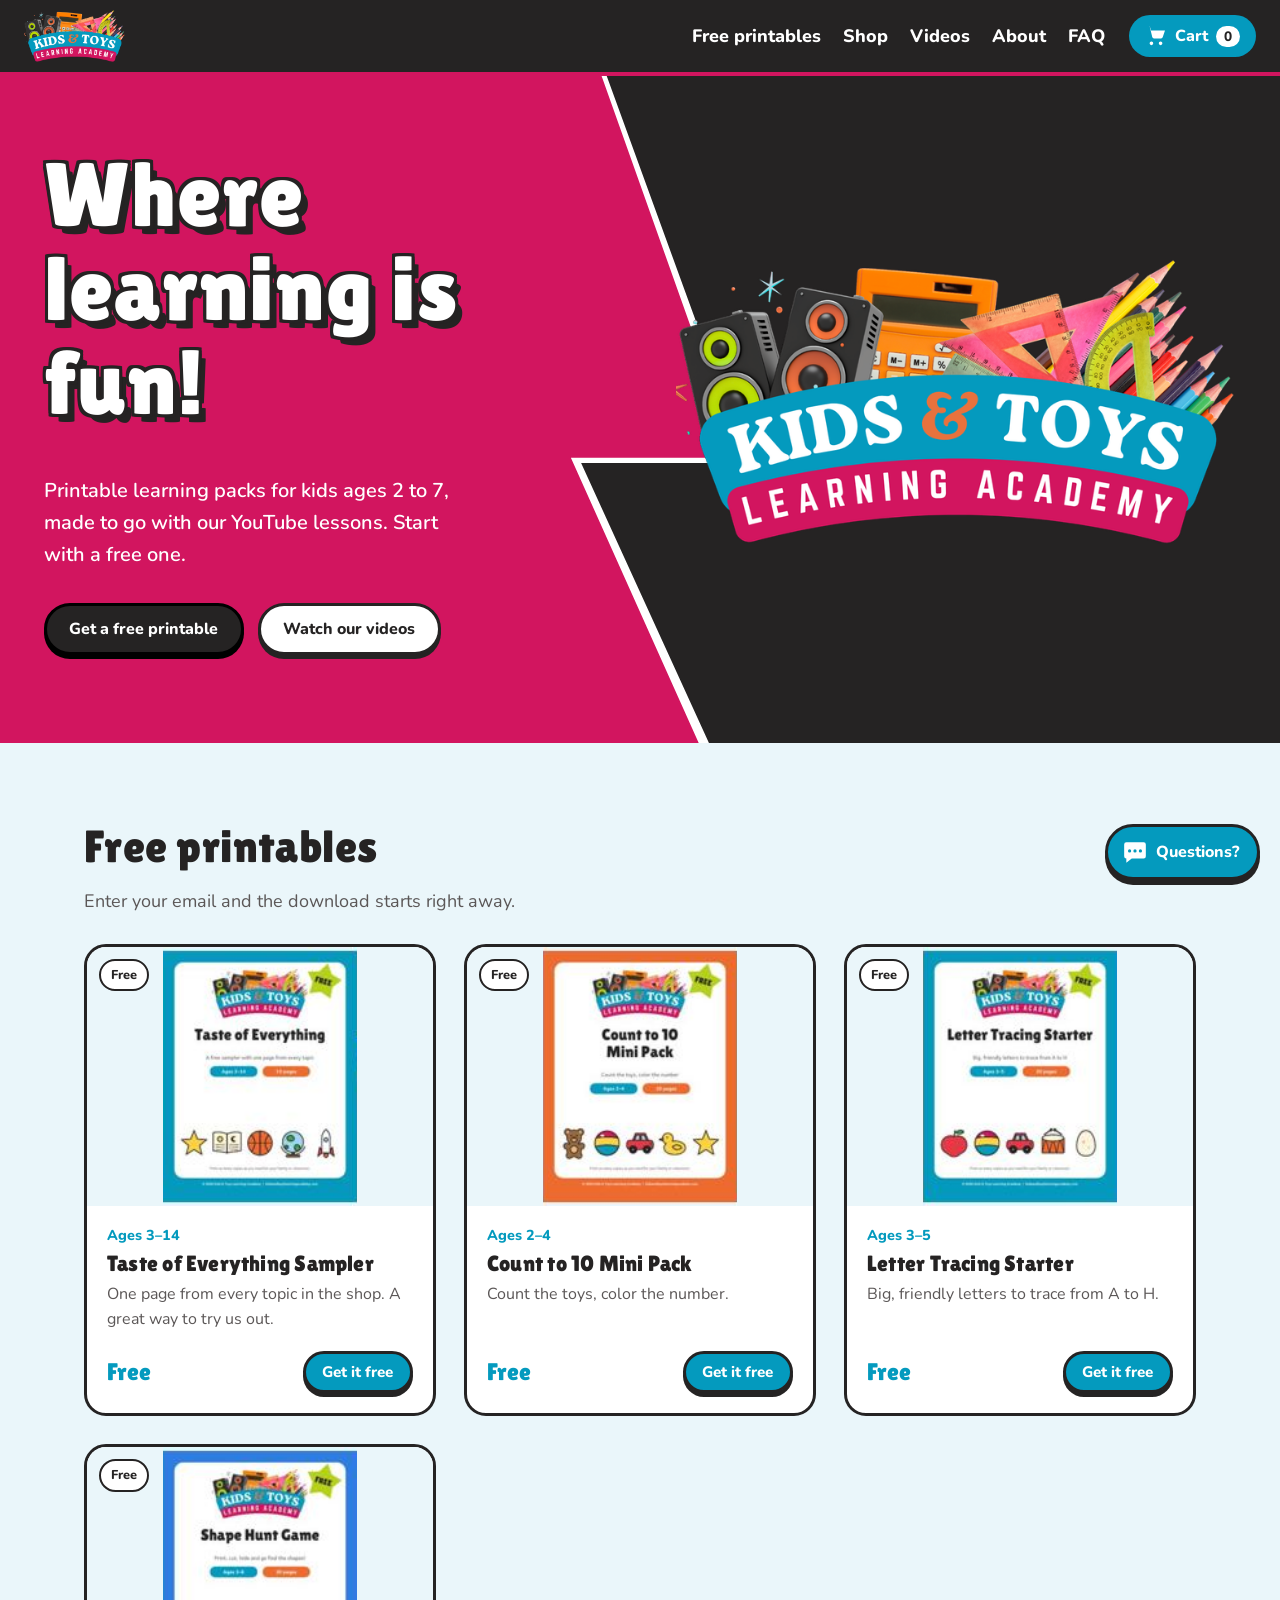
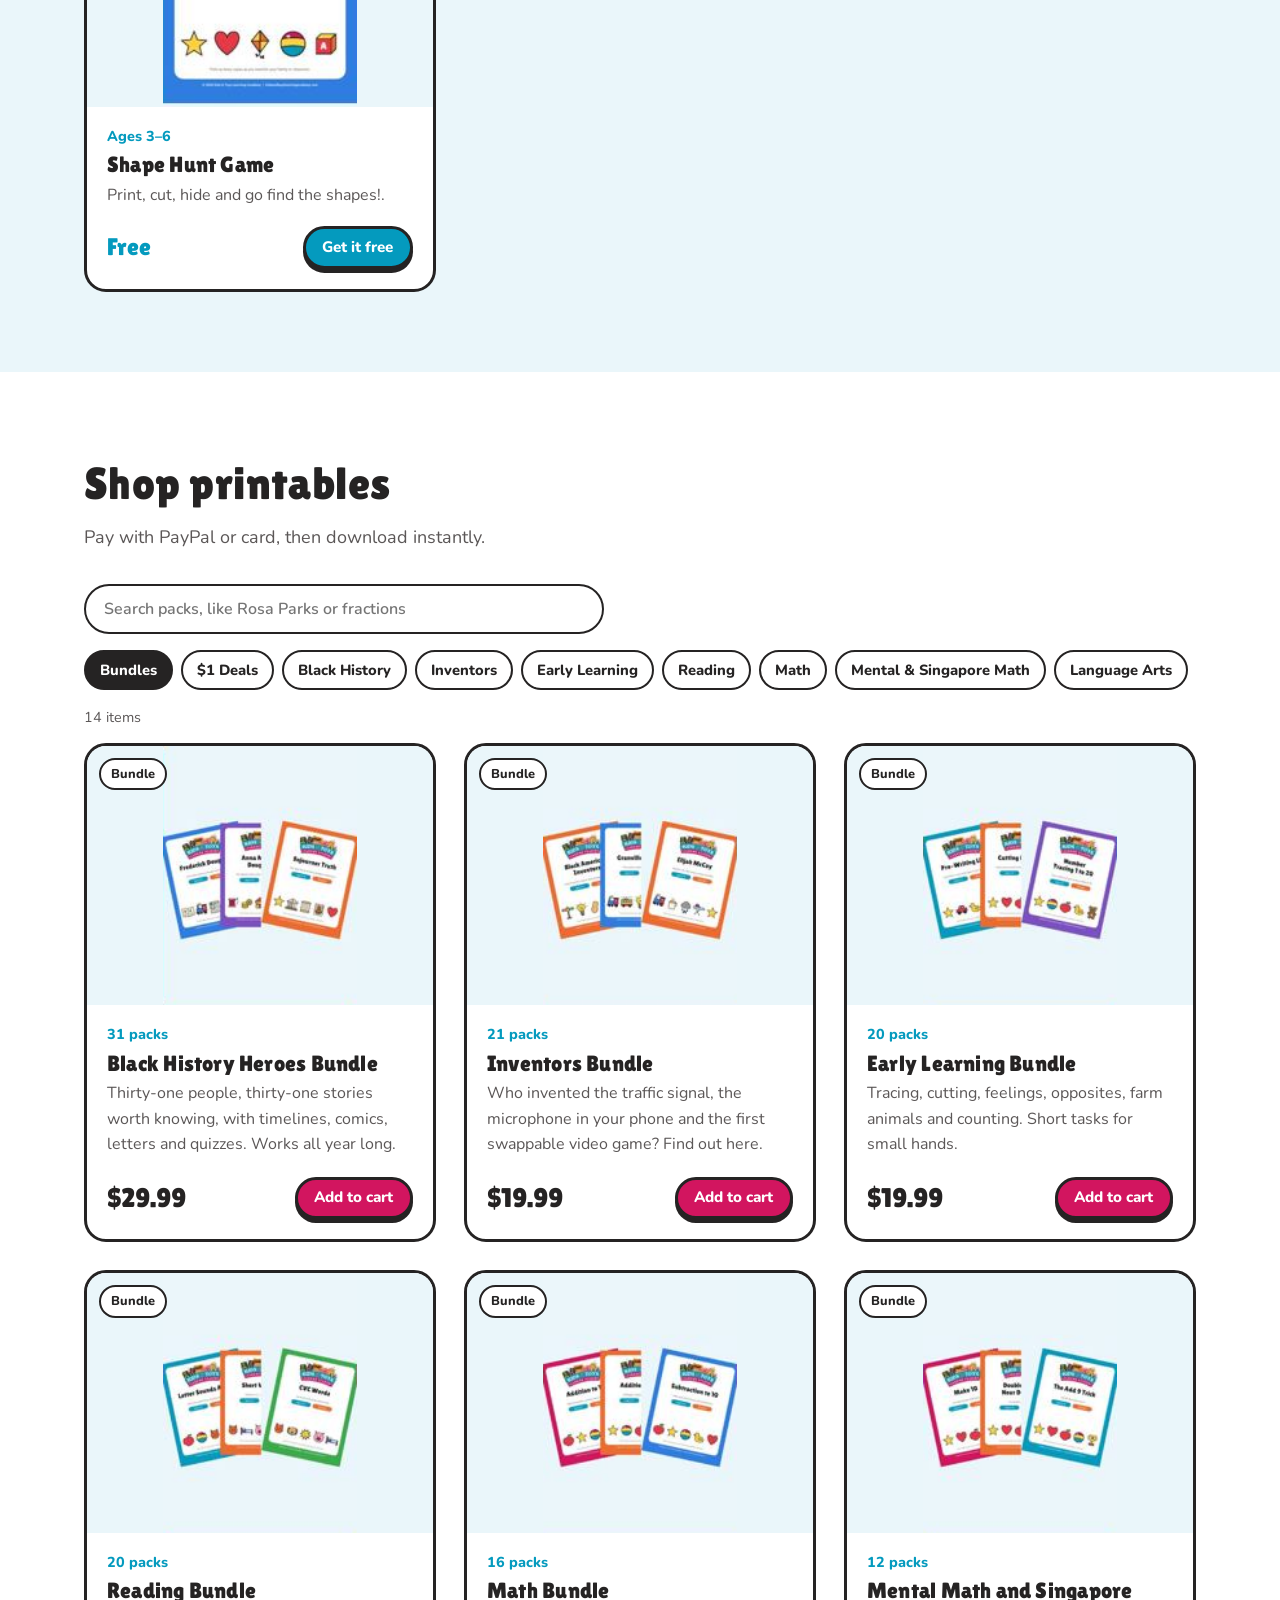
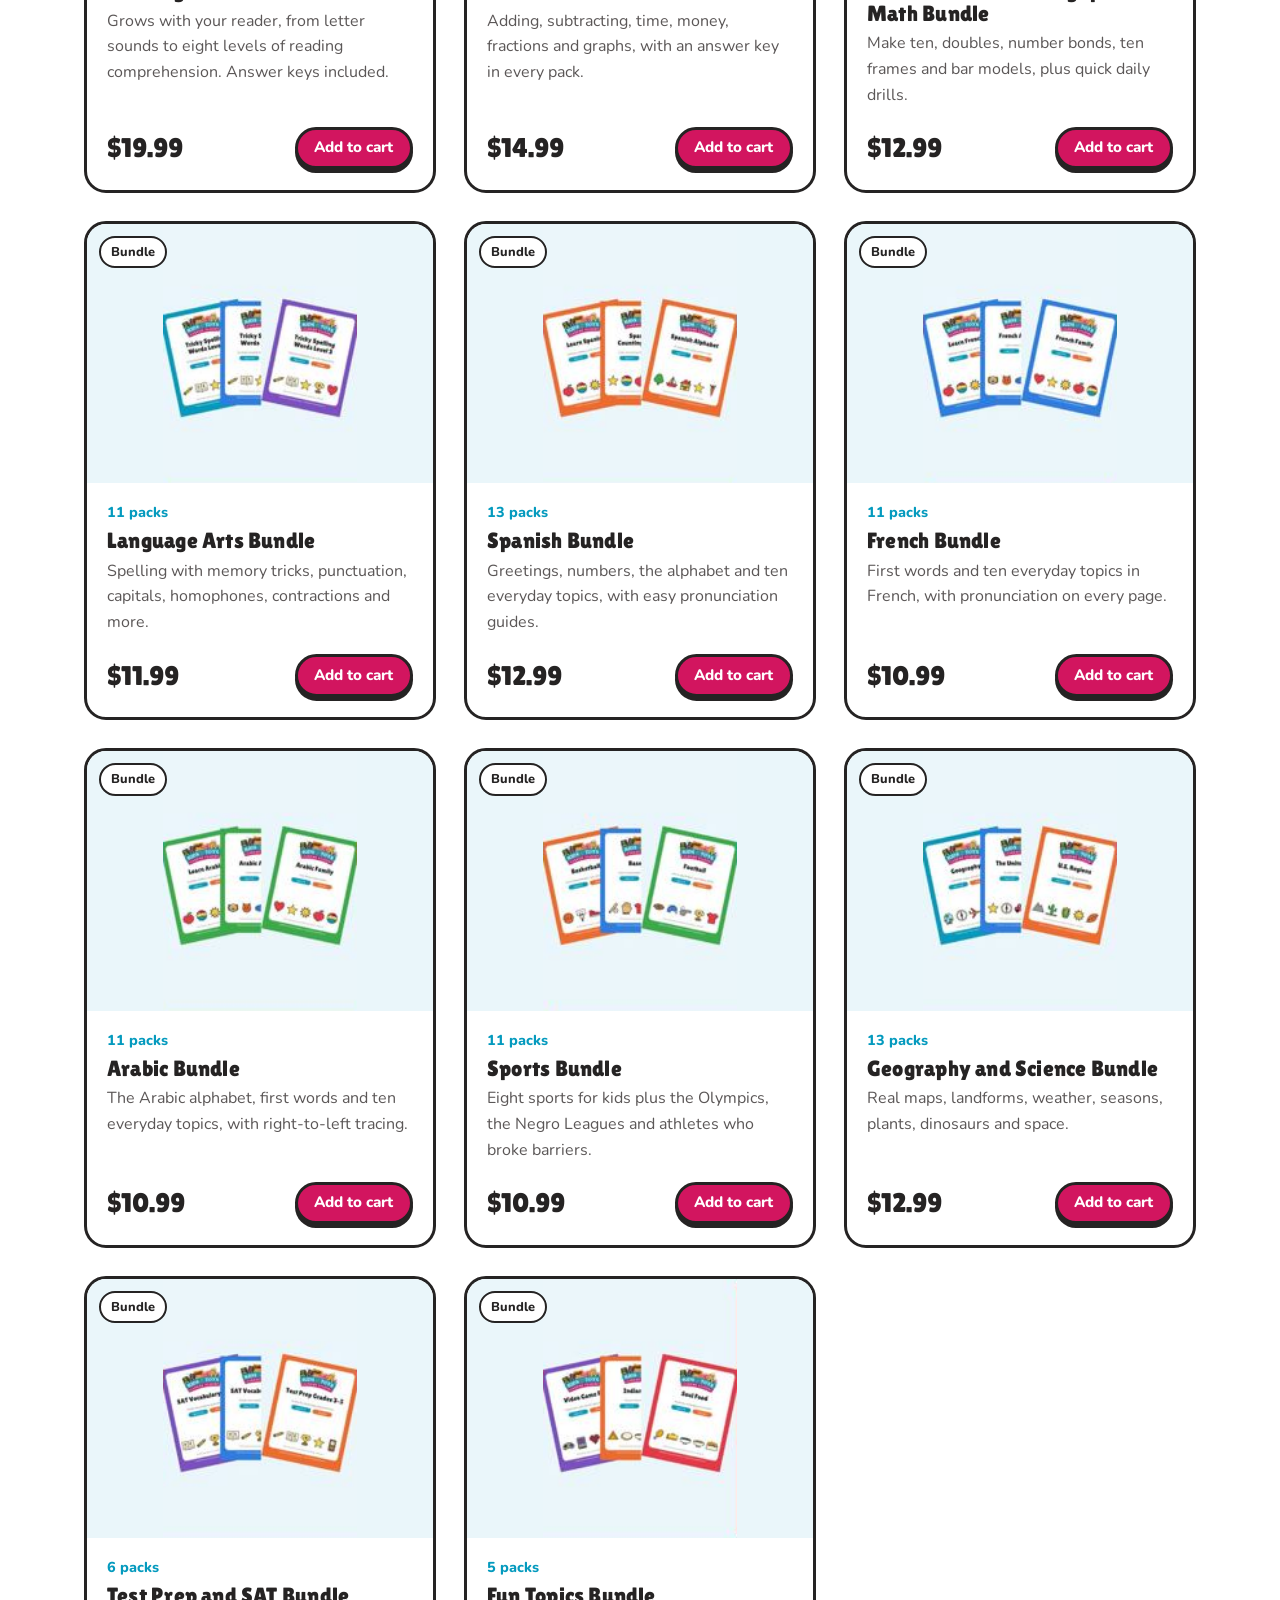
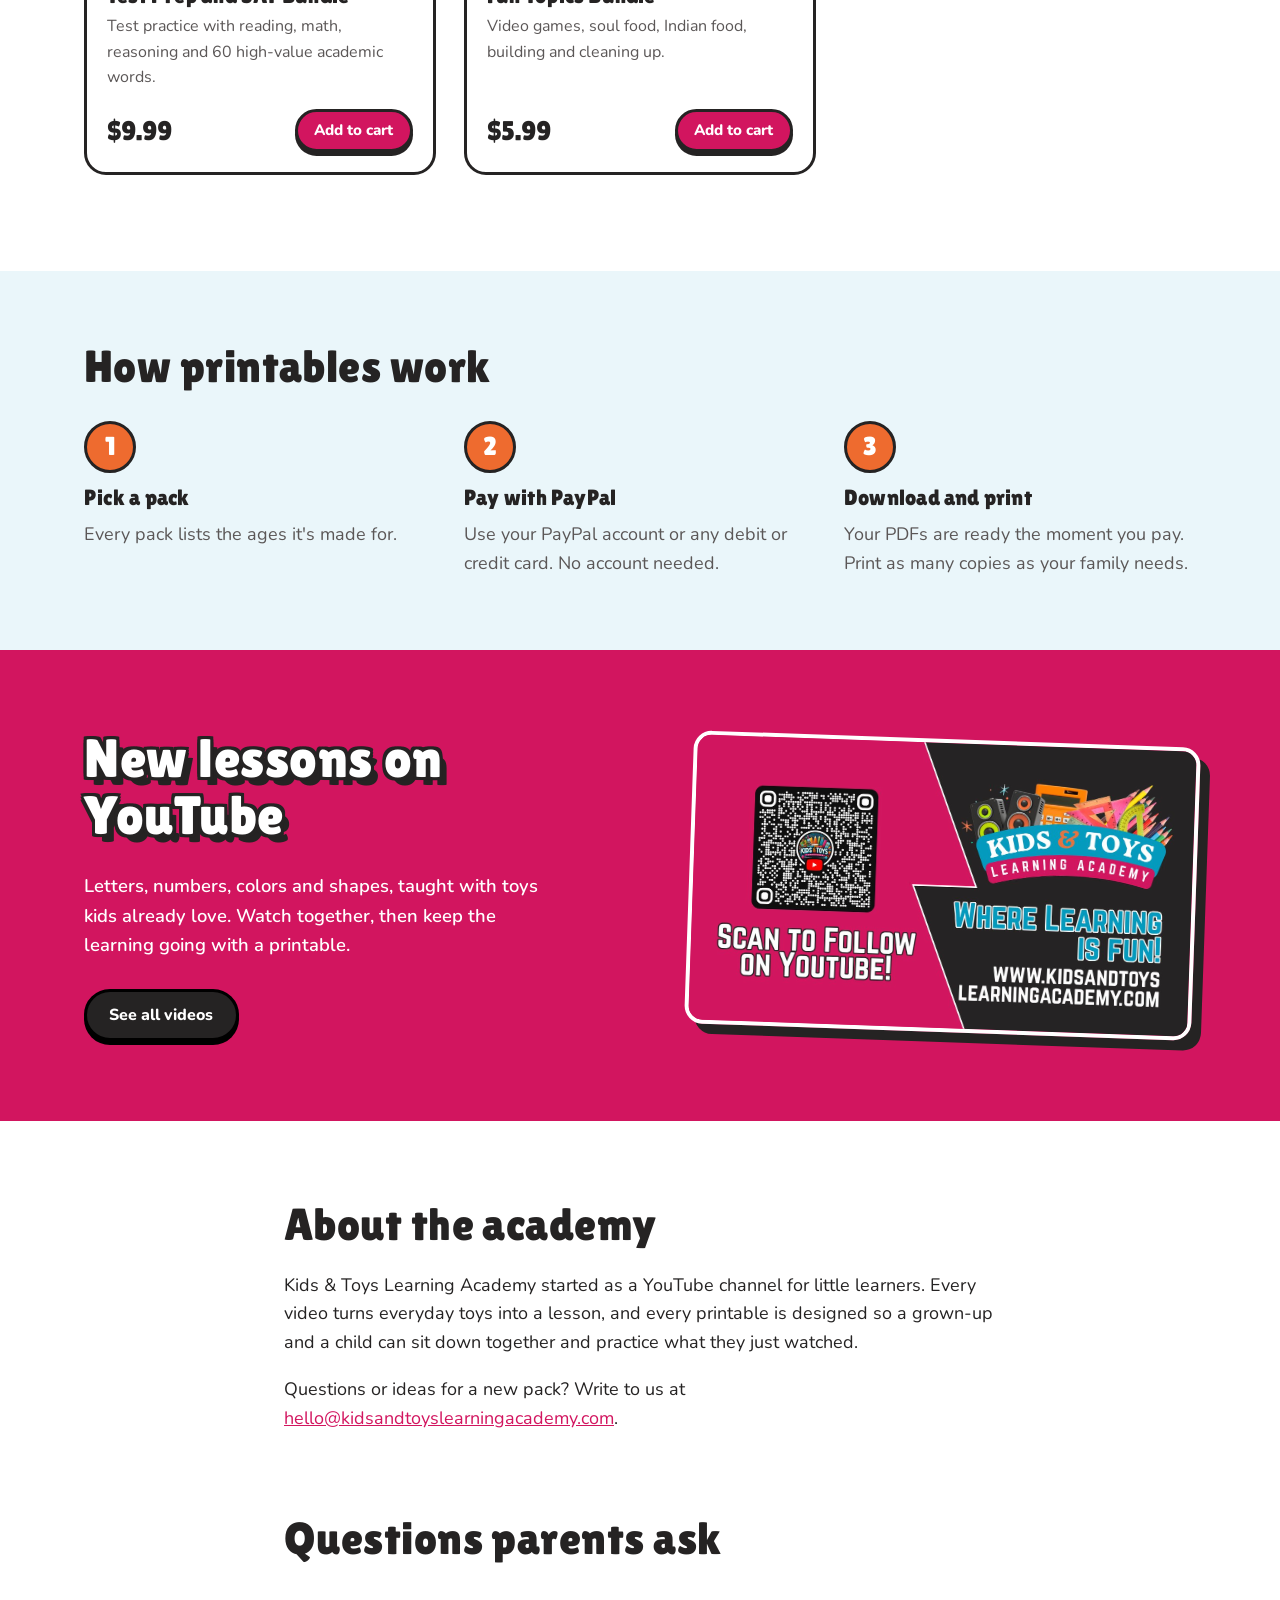
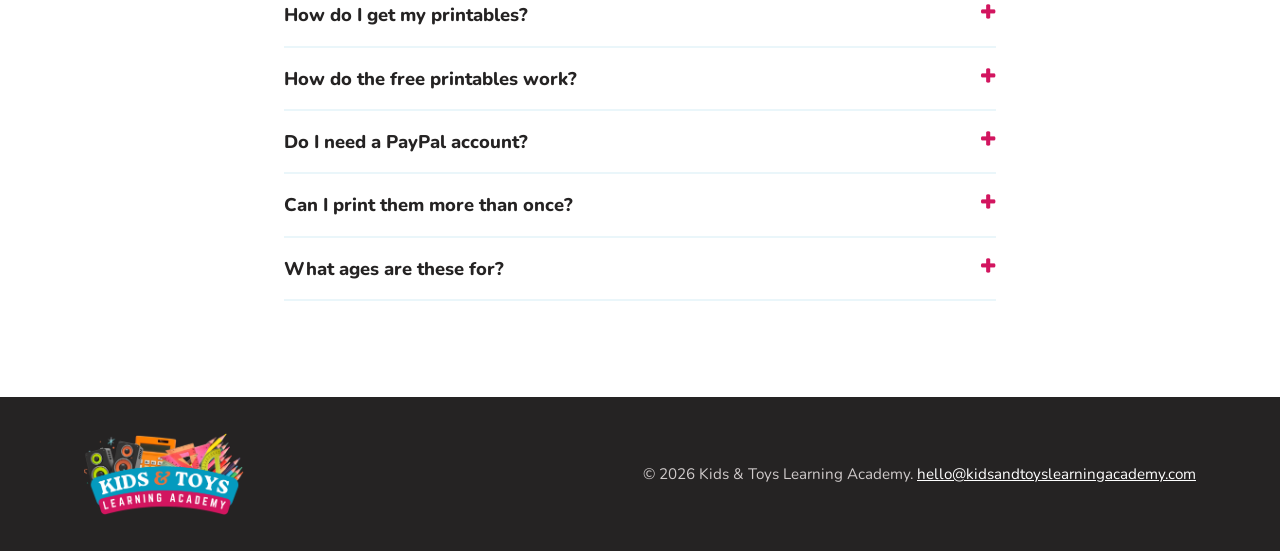
<file: index.html>
<!doctype html>
<html lang="en">
<head>
<meta charset="utf-8">
<meta name="viewport" content="width=device-width, initial-scale=1, viewport-fit=cover">
<title>Kids & Toys Learning Academy | Where learning is fun</title>
<meta name="description" content="Free and printable learning packs for kids ages 2–7, plus fun learning videos from the Kids & Toys Learning Academy YouTube channel.">
<link rel="icon" href="assets/logo.png">
<link rel="preconnect" href="https://fonts.googleapis.com">
<link rel="preconnect" href="https://fonts.gstatic.com" crossorigin>
<link href="https://fonts.googleapis.com/css2?family=Lilita+One&family=Nunito:wght@400;600;800&display=swap" rel="stylesheet">
<link rel="stylesheet" href="styles.css">
</head>
<body>

<header class="top">
  <a class="brand" href="#top" aria-label="Kids & Toys Learning Academy home"><img src="assets/logo.png" alt="Kids & Toys Learning Academy"></a>
  <nav class="nav" aria-label="Main">
    <a href="#free">Free printables</a>
    <a href="#shop">Shop</a>
    <a href="#videos" data-view-link="videos">Videos</a>
    <a href="#about">About</a>
    <a href="#faq">FAQ</a>
  </nav>
  <button class="cart-btn" id="cartOpen" aria-label="Open cart">
    <svg viewBox="0 0 24 24" width="22" height="22" aria-hidden="true"><path fill="currentColor" d="M7 18a2 2 0 1 0 0 4 2 2 0 0 0 0-4Zm10 0a2 2 0 1 0 0 4 2 2 0 0 0 0-4ZM3 2h2.2l2.7 11.1a2 2 0 0 0 2 1.5h7.6a2 2 0 0 0 1.9-1.4L21.8 6H6.6L6 3.5A2 2 0 0 0 4 2H3Z"/></svg>
    Cart <span class="count" id="cartCount">0</span>
  </button>
</header>

<!-- ===== Home view ===== -->
<main id="top" data-view="home">
  <section class="hero">
    <div class="bolt" aria-hidden="true"></div>
    <div class="hero-inner">
      <div class="hero-copy">
        <h1 class="sticker">Where learning is fun!</h1>
        <p>Printable learning packs for kids ages 2 to 7, made to go with our YouTube lessons. Start with a free one.</p>
        <div class="cta-row">
          <a class="btn btn-ink" href="#free">Get a free printable</a>
          <a class="btn btn-white" href="#videos">Watch our videos</a>
        </div>
      </div>
      <div class="hero-logo"><img src="assets/logo.png" alt=""></div>
    </div>
  </section>

  <section class="free" id="free">
    <div class="wrap">
      <h2>Free printables</h2>
      <p class="section-sub">Enter your email and the download starts right away.</p>
      <div class="grid" id="freeGrid"></div>
    </div>
  </section>

  <section class="shop" id="shop">
    <div class="wrap">
      <h2>Shop printables</h2>
      <p class="section-sub">Pay with PayPal or card, then download instantly.</p>
      <input class="search" id="shopSearch" type="search" placeholder="Search packs, like Rosa Parks or fractions" aria-label="Search the shop">
      <div class="tabs" id="tabs" role="toolbar" aria-label="Shop categories"></div>
      <p class="fine" id="shopCount"></p>
      <div class="grid" id="grid"></div>
      <p style="text-align:center;margin-top:24px"><button class="btn btn-white" id="moreBtn" hidden>Show more</button></p>
    </div>
  </section>

  <section class="how">
    <div class="wrap">
      <h2>How printables work</h2>
      <ol class="steps">
        <li><span class="n">1</span><h3>Pick a pack</h3><p>Every pack lists the ages it's made for.</p></li>
        <li><span class="n">2</span><h3>Pay with PayPal</h3><p>Use your PayPal account or any debit or credit card. No account needed.</p></li>
        <li><span class="n">3</span><h3>Download and print</h3><p>Your PDFs are ready the moment you pay. Print as many copies as your family needs.</p></li>
      </ol>
    </div>
  </section>

  <section class="videos">
    <div class="wrap videos-inner">
      <div>
        <h2 class="sticker sticker-sm">New lessons on YouTube</h2>
        <p>Letters, numbers, colors and shapes, taught with toys kids already love. Watch together, then keep the learning going with a printable.</p>
        <a class="btn btn-ink" href="#videos">See all videos</a>
      </div>
      <img class="qr" src="assets/card.jpg" alt="Kids & Toys Learning Academy card with a YouTube QR code" loading="lazy">
    </div>
  </section>

  <section class="about" id="about">
    <div class="wrap narrow">
      <h2>About the academy</h2>
      <p>Kids &amp; Toys Learning Academy started as a YouTube channel for little learners. Every video turns everyday toys into a lesson, and every printable is designed so a grown-up and a child can sit down together and practice what they just watched.</p>
      <p>Questions or ideas for a new pack? Write to us at <a class="emailLink" href="#"></a>.</p>
    </div>
  </section>

  <section class="faq" id="faq">
    <div class="wrap narrow">
      <h2>Questions parents ask</h2>
      <div id="faqList"></div>
    </div>
  </section>
</main>

<!-- ===== Videos view ===== -->
<main data-view="videos" hidden>
  <section class="vhero">
    <div class="wrap">
      <h1 class="sticker">Watch and learn</h1>
      <p>Short, playful lessons with toys. New videos every week on our YouTube channel.</p>
      <a class="btn btn-ink ytLink" href="#" target="_blank" rel="noopener">Subscribe on YouTube</a>
    </div>
  </section>
  <section class="vsec">
    <div class="wrap">
      <h2>Featured</h2>
      <div class="vgrid featured" id="featuredGrid"></div>
    </div>
  </section>
  <section class="vsec">
    <div class="wrap">
      <h2>Newest uploads</h2>
      <div class="vgrid" id="latestGrid"><p class="vnote">Loading the latest videos…</p></div>
    </div>
  </section>
</main>

<footer class="foot">
  <div class="wrap foot-inner">
    <img src="assets/logo.png" alt="" width="160">
    <p>© <span id="yr"></span> Kids &amp; Toys Learning Academy. <a class="emailLink" href="#" style="color:#fff"></a></p>
  </div>
</footer>

<!-- Free download dialog -->
<dialog class="modal" id="freeModal" aria-labelledby="freeTitle">
  <button class="icon-btn modal-close" id="freeClose" aria-label="Close">✕</button>
  <form id="freeForm" novalidate>
    <h2 id="freeTitle">Get it free</h2>
    <p id="freeName"></p>
    <label class="field">Your email
      <input type="email" id="freeEmail" autocomplete="email" required placeholder="you@example.com">
    </label>
    <label class="check"><input type="checkbox" id="freeConsent">
      <span>Send me this freebie plus occasional emails about new printables and videos. I can unsubscribe anytime.</span></label>
    <button class="btn btn-pink wide" type="submit" id="freeSubmit">Download free</button>
    <p class="error" id="freeErr" role="alert"></p>
  </form>
  <div class="done" id="freeDone" hidden>
    <h2>Enjoy!</h2>
    <p id="freeDoneMsg">Your download is starting. If it doesn't, use the button below.</p>
    <a class="btn btn-pink wide" id="freeLink" href="#">Download PDF</a>
  </div>
</dialog>

<!-- Cart drawer -->
<div class="scrim" id="scrim" hidden></div>
<aside class="drawer" id="drawer" aria-label="Cart" aria-hidden="true">
  <div class="drawer-head">
    <h2>Your cart</h2>
    <button class="icon-btn" id="cartClose" aria-label="Close cart">✕</button>
  </div>
  <div class="drawer-body" id="cartItems"></div>
  <div class="drawer-foot">
    <div class="total"><span>Total</span><strong id="cartTotal">$0.00</strong></div>
    <p class="fine">Printables download right after you pay.</p>
    <div class="paypal-box" id="pp-buttons"></div>
    <p class="error" id="checkoutErr" role="alert"></p>
  </div>
</aside>

<!-- Chatbot -->
<button class="chat-fab" id="chatOpen" aria-label="Ask a question">
  <svg viewBox="0 0 24 24" width="26" height="26" aria-hidden="true"><path fill="currentColor" d="M4 3h16a2 2 0 0 1 2 2v11a2 2 0 0 1-2 2H9l-5 4v-4a2 2 0 0 1-2-2V5a2 2 0 0 1 2-2Zm3 6.5a1.5 1.5 0 1 0 0 3 1.5 1.5 0 0 0 0-3Zm5 0a1.5 1.5 0 1 0 0 3 1.5 1.5 0 0 0 0-3Zm5 0a1.5 1.5 0 1 0 0 3 1.5 1.5 0 0 0 0-3Z"/></svg>
  <span>Questions?</span>
</button>
<section class="chat" id="chat" aria-label="Chat with the academy helper" hidden>
  <div class="chat-head">
    <div><strong>Academy helper</strong><small>For grown-ups. Please don't share personal details.</small></div>
    <button class="icon-btn" id="chatClose" aria-label="Close chat">✕</button>
  </div>
  <div class="chat-log" id="chatLog" aria-live="polite"></div>
  <div class="chips" id="chips">
    <button>Which pack for a 3-year-old?</button>
    <button>What's free?</button>
    <button>How do downloads work?</button>
  </div>
  <form class="chat-form" id="chatForm">
    <input id="chatInput" autocomplete="off" maxlength="500" placeholder="Type your question" aria-label="Your question">
    <button class="btn btn-pink" type="submit">Send</button>
  </form>
</section>

<script type="module" src="app.js?v=4"></script>
</body>
</html>
</file>
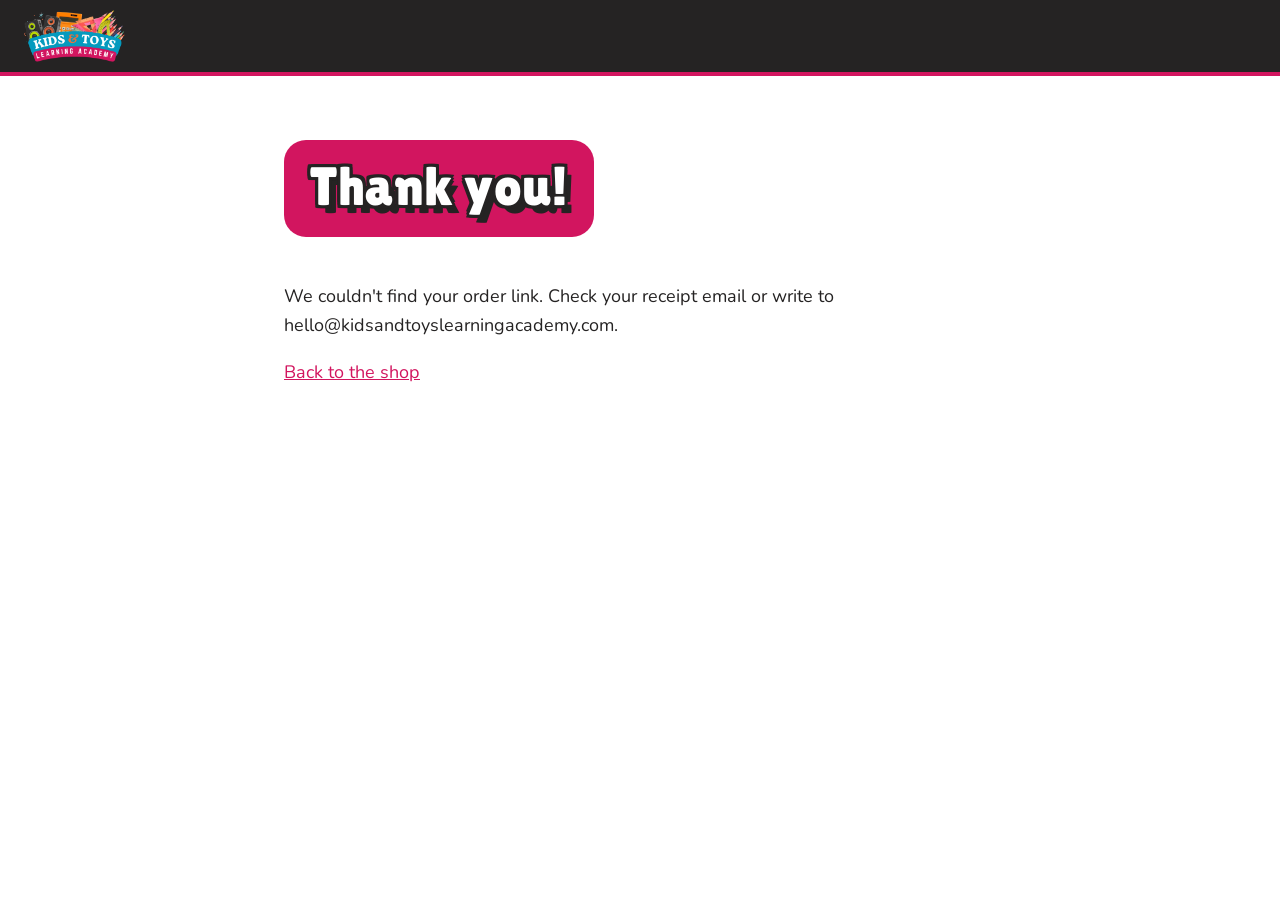
<file: thanks.html>
<!doctype html>
<html lang="en">
<head>
<meta charset="utf-8">
<meta name="viewport" content="width=device-width, initial-scale=1, viewport-fit=cover">
<title>Thank you! | Kids & Toys Learning Academy</title>
<meta name="robots" content="noindex">
<link rel="icon" href="assets/logo.png">
<link rel="preconnect" href="https://fonts.googleapis.com">
<link rel="preconnect" href="https://fonts.gstatic.com" crossorigin>
<link href="https://fonts.googleapis.com/css2?family=Lilita+One&family=Nunito:wght@400;600;800&display=swap" rel="stylesheet">
<link rel="stylesheet" href="styles.css">
<style>
  .thanks { padding: 64px 0 96px; }
  .dl { display: flex; justify-content: space-between; align-items: center; gap: 16px; padding: 16px 0; border-bottom: 2px solid var(--mist); }
  .dl strong { font-size: 1.1rem; }
  .note { background: var(--mist); border-radius: 18px; padding: 16px 20px; margin-top: 24px; }
</style>
</head>
<body>
<header class="top"><a class="brand" href="/"><img src="assets/logo.png" alt="Kids & Toys Learning Academy"></a></header>
<main class="thanks"><div class="wrap narrow" id="box">
  <h1 class="sticker sticker-sm" style="color:#fff;background:var(--pink);display:inline-block;padding:18px 26px 22px;border-radius:22px">Thank you!</h1>
  <p id="status">Checking your order…</p>
  <div id="list"></div>
    <p><a href="/">Back to the shop</a></p>
</div></main>
<script type="module">
  import { SITE } from "./catalog.js";
  const esc = (s) => String(s).replace(/[&<>"']/g, (c) => ({ "&": "&amp;", "<": "&lt;", ">": "&gt;", '"': "&quot;", "'": "&#39;" }[c]));
  const sid = new URLSearchParams(location.search).get("order");
  const status = document.getElementById("status");
  try { localStorage.removeItem("kta-cart2"); } catch {}
  (async () => {
    if (!sid) { status.textContent = `We couldn't find your order link. Check your receipt email or write to ${SITE.email}.`; return; }
    try {
      const r = await fetch(`/api/order?order=${encodeURIComponent(sid)}`);
      const d = await r.json();
      if (!r.ok) throw new Error(d.error);
      const pdfs = d.items;
      status.textContent = `Your payment went through${d.email ? `. PayPal is emailing your receipt to ${d.email}` : ""}.`;
      if (pdfs.length) {
        document.getElementById("list").innerHTML = `<h2>Your printables</h2>` + pdfs.map((p) =>
          `<div class="dl"><strong>${esc(p.name)}</strong><a class="btn btn-pink" href="/api/download?order=${encodeURIComponent(sid)}&item=${encodeURIComponent(p.id)}">Download</a></div>`).join("") +
          `<p class="fine">Bookmark this page. Your links work for ${SITE.downloadDays} days.</p>`;
      }
    } catch (e) {
      status.textContent = (e.message || "We couldn't load your order.") + ` If you paid, email ${SITE.email} with your receipt and we'll send your files.`;
    }
  })();
</script>
</body>
</html>
</file>
<file: styles.css>
:root {
  --pink: #D2155F;
  --pink-dk: #A80F4B;
  --teal: #049ABE;
  --orange: #EE6B2F;
  --lime: #C5E01B;
  --ink: #252323;
  --paper: #FFFFFF;
  --mist: #EAF6FA;
  --text: #252323;
  --muted: #5B5757;
  --card: #FFFFFF;
  --line: #252323;
  --display: "Lilita One", "Arial Rounded MT Bold", "Trebuchet MS", sans-serif;
  --body: "Nunito", "Segoe UI", system-ui, sans-serif;
  box-sizing: border-box;
  padding-top: env(safe-area-inset-top, 0px);
  padding-bottom: env(safe-area-inset-bottom, 0px);
}
*, *::before, *::after { box-sizing: inherit; }
html { scroll-behavior: smooth; scroll-padding-top: calc(80px + env(safe-area-inset-top, 0px)); }
body { margin: 0; font: 400 1.125rem/1.6 var(--body); color: var(--text); background: var(--paper); }
img { max-width: 100%; display: block; }
a { color: var(--pink); }
h1, h2, h3 { font-family: var(--display); font-weight: 400; line-height: 1.05; margin: 0 0 .5em; letter-spacing: .01em; }
h2 { font-size: clamp(2rem, 4.5vw, 2.8rem); }
h3 { font-size: 1.35rem; }
:focus-visible { outline: 3px solid var(--lime); outline-offset: 3px; border-radius: 6px; }
.wrap { max-width: 1160px; margin: 0 auto; padding: 0 24px; }
.narrow { max-width: 760px; }

/* Buttons */
.btn { display: inline-flex; align-items: center; justify-content: center; gap: .5em; font: 800 1rem/1 var(--body);
  padding: .95em 1.4em; border-radius: 999px; border: 3px solid var(--line); text-decoration: none; cursor: pointer;
  transition: transform .12s ease, box-shadow .12s ease; box-shadow: 0 4px 0 var(--ink); }
.btn:hover { transform: translateY(-2px); box-shadow: 0 6px 0 var(--ink); }
.btn:active { transform: translateY(2px); box-shadow: 0 1px 0 var(--ink); }
.btn-ink { background: var(--ink); color: #fff; box-shadow: 0 4px 0 #000; border-color: #000; }
.btn-white { background: #FFFFFF; color: #252323; }
.btn-pink { background: var(--pink); color: #fff; }
.btn-teal { background: var(--teal); color: #fff; }
.btn[disabled] { opacity: .6; cursor: wait; transform: none; }
.wide { width: 100%; }
.icon-btn { background: none; border: 0; font-size: 1.3rem; cursor: pointer; color: inherit; padding: 6px 10px; }

/* Header */
.top { position: sticky; top: env(safe-area-inset-top, 0px); z-index: 40; display: flex; align-items: center; gap: 24px;
  padding: 10px 24px; background: var(--ink); color: #fff; border-bottom: 4px solid var(--pink); }
.brand img { height: 52px; width: auto; }
.nav { display: flex; gap: 22px; margin-left: auto; }
.nav a { color: #fff; text-decoration: none; font-weight: 800; }
.nav a:hover { color: var(--lime); }
.cart-btn { display: inline-flex; align-items: center; gap: 8px; background: var(--teal); color: #fff; border: 0;
  font: 800 1rem var(--body); padding: 10px 16px; border-radius: 999px; cursor: pointer; }
.count { background: #FFFFFF; color: #252323; border-radius: 999px; min-width: 24px; padding: 1px 7px; font-size: .85rem; }

/* Hero: the lightning split from the business card */
.hero { position: relative; overflow: hidden; background: var(--ink); color: #fff; }
.bolt { position: absolute; inset: 0; background: var(--card);
  clip-path: polygon(0 0, 47.4% 0, 58.4% 58%, 45.4% 58%, 55.4% 100%, 0 100%); }
.bolt::after { content: ""; position: absolute; inset: 0; background: var(--pink);
  clip-path: polygon(0 0, 47% 0, 57.6% 57.2%, 44.6% 57.2%, 54.6% 100%, 0 100%); }
.hero-inner { position: relative; max-width: 1240px; margin: 0 auto; padding: 72px 24px 88px;
  display: grid; grid-template-columns: 1fr 1fr; gap: 48px; align-items: center; min-height: 560px; }
.hero-copy { max-width: 30rem; }
.hero-copy p { font-size: 1.25rem; font-weight: 600; margin: 0 0 1.6em; max-width: 26rem; }
.cta-row { display: flex; flex-wrap: wrap; gap: 14px; }
.hero-logo img { width: 100%; max-width: 560px; margin-left: auto; }

.sticker { font-size: clamp(3rem, 7.2vw, 5.6rem); color: #fff;
  text-shadow: -3px -3px 0 var(--ink), 3px -3px 0 var(--ink), -3px 3px 0 var(--ink), 3px 3px 0 var(--ink),
               0 -3px 0 var(--ink), 0 3px 0 var(--ink), -3px 0 0 var(--ink), 3px 0 0 var(--ink), 7px 8px 0 var(--ink); }
.sticker-sm { font-size: clamp(2.2rem, 5vw, 3.4rem); }
.hero .sticker { animation: pop .6s cubic-bezier(.2, 1.4, .4, 1) both; }
@keyframes pop { from { transform: scale(.8) rotate(-3deg); opacity: 0; } to { transform: none; opacity: 1; } }

/* Shop */
.shop { padding: 88px 0 72px; }
.shop-head { display: flex; flex-wrap: wrap; align-items: end; justify-content: space-between; gap: 16px; margin-bottom: 28px; }
.shop-head h2 { margin: 0; }
.grid { display: grid; grid-template-columns: repeat(auto-fill, minmax(260px, 1fr)); gap: 28px; }
.card { display: flex; flex-direction: column; background: var(--card); border: 3px solid var(--line); border-radius: 22px; overflow: hidden; }
.tile { position: relative; aspect-ratio: 4 / 3; display: grid; place-items: center; overflow: hidden; }
.tile img { width: 100%; height: 100%; object-fit: cover; }
.tile .mark { font-family: var(--display); font-size: 4.6rem; color: #fff;
  text-shadow: -2px -2px 0 var(--ink), 2px -2px 0 var(--ink), -2px 2px 0 var(--ink), 2px 2px 0 var(--ink), 5px 6px 0 var(--ink); }
.badge { position: absolute; left: 12px; top: 12px; background: #FFFFFF; color: #252323; font-weight: 800; font-size: .8rem;
  padding: 4px 10px; border-radius: 999px; border: 2px solid var(--line); }
.card-body { display: flex; flex-direction: column; gap: 6px; padding: 18px 20px 20px; flex: 1; }
.card-body h3 { margin: 0; }
.ages { font-size: .9rem; font-weight: 800; color: var(--teal); }
.card-body p { margin: 0 0 12px; font-size: 1rem; color: var(--muted); }
.buy { margin-top: auto; display: flex; align-items: center; justify-content: space-between; gap: 10px; }
.price { font-family: var(--display); font-size: 1.7rem; }
.buy .btn { padding: .7em 1.1em; font-size: .95rem; }

/* How it works */
.how { background: var(--mist); padding: 72px 0; }
.steps { list-style: none; padding: 0; margin: 12px 0 0; display: grid; grid-template-columns: repeat(3, 1fr); gap: 28px; }
.steps li { position: relative; padding-top: 8px; }
.steps .n { display: grid; place-items: center; width: 52px; height: 52px; border-radius: 50%; background: var(--orange);
  color: #fff; font-family: var(--display); font-size: 1.6rem; border: 3px solid var(--line); margin-bottom: 14px; }
.steps p { margin: 0; color: var(--muted); }

/* Videos band */
.videos { background: var(--pink); color: #fff; padding: 80px 0; }
.videos-inner { display: grid; grid-template-columns: 1.1fr 1fr; gap: 48px; align-items: center; }
.videos p { font-size: 1.15rem; font-weight: 600; max-width: 30rem; margin: 0 0 1.6em; }
.qr { border-radius: 18px; border: 4px solid #fff; box-shadow: 10px 10px 0 var(--ink); transform: rotate(2deg); }

/* About + FAQ */
.about { padding: 80px 0 24px; }
.faq { padding: 40px 0 96px; }
.faq details { border-bottom: 2px solid var(--mist); padding: 16px 0; }
.faq summary { cursor: pointer; font-weight: 800; font-size: 1.15rem; list-style: none; display: flex; justify-content: space-between; gap: 16px; }
.faq summary::-webkit-details-marker { display: none; }
.faq summary::after { content: "+"; font-family: var(--display); font-size: 1.6rem; line-height: 1; color: var(--pink); }
.faq details[open] summary::after { content: "–"; }
.faq details p { margin: 10px 0 0; color: var(--muted); }

.foot { background: var(--ink); color: #cfcaca; padding: 36px 0; }
.foot-inner { display: flex; flex-wrap: wrap; align-items: center; justify-content: space-between; gap: 20px; }
.foot p { margin: 0; font-size: .95rem; }

/* Cart drawer */
.scrim { position: fixed; inset: 0; background: rgba(37, 35, 35, .55); z-index: 50; }
.drawer { position: fixed; top: 0; right: 0; bottom: 0; width: min(420px, 100%); z-index: 60; background: var(--card);
  display: flex; flex-direction: column; transform: translateX(105%); transition: transform .25s ease;
  padding-top: env(safe-area-inset-top, 0px); padding-bottom: env(safe-area-inset-bottom, 0px); border-left: 4px solid var(--line); }
.drawer.open { transform: none; }
.drawer-head { display: flex; justify-content: space-between; align-items: center; padding: 18px 20px; border-bottom: 3px solid var(--mist); }
.drawer-head h2 { margin: 0; font-size: 1.8rem; }
.drawer-body { flex: 1; overflow-y: auto; padding: 8px 20px; }
.empty { color: var(--muted); padding: 24px 0; }
.line { display: grid; grid-template-columns: 48px 1fr auto; gap: 12px; align-items: center; padding: 14px 0; border-bottom: 2px solid var(--mist); }
.line .sw { width: 48px; height: 48px; border-radius: 12px; border: 2px solid var(--line); display: grid; place-items: center;
  color: #fff; font-family: var(--display); font-size: 1rem; }
.line strong { display: block; line-height: 1.2; }
.line small { color: var(--muted); }
.remove { background: none; border: 0; color: var(--pink); font-weight: 800; cursor: pointer; font-size: .85rem; }
.drawer-foot { padding: 16px 20px 20px; border-top: 3px solid var(--mist); }
.total { display: flex; justify-content: space-between; align-items: baseline; font-size: 1.2rem; margin-bottom: 6px; }
.total strong { font-family: var(--display); font-size: 1.8rem; font-weight: 400; }
.fine { font-size: .9rem; color: var(--muted); margin: 0 0 14px; }
.error { color: var(--pink-dk); font-weight: 700; font-size: .95rem; margin: 10px 0 0; min-height: 1em; }

/* Chatbot */
.chat-fab { position: fixed; right: 20px; bottom: calc(20px + env(safe-area-inset-bottom, 0px)); z-index: 45;
  display: inline-flex; align-items: center; gap: 8px; background: var(--teal); color: #fff; border: 3px solid var(--line);
  border-radius: 999px; padding: 12px 18px 12px 14px; font: 800 1rem var(--body); cursor: pointer; box-shadow: 0 5px 0 var(--ink); }
.chat { position: fixed; right: 20px; bottom: calc(20px + env(safe-area-inset-bottom, 0px)); z-index: 55;
  width: min(380px, calc(100vw - 24px)); height: min(560px, calc(100dvh - 120px)); background: var(--card); border: 3px solid var(--line);
  border-radius: 22px; display: flex; flex-direction: column; overflow: hidden; box-shadow: 8px 8px 0 var(--ink); }
.chat[hidden] { display: none; }
.chat-head { display: flex; justify-content: space-between; align-items: start; gap: 8px; padding: 14px 14px 12px 18px; background: var(--teal); color: #fff; }
.chat-head strong { font-family: var(--display); font-weight: 400; font-size: 1.35rem; display: block; }
.chat-head small { font-size: .8rem; opacity: .92; }
.chat-log { flex: 1; overflow-y: auto; padding: 14px; display: flex; flex-direction: column; gap: 10px; background: var(--mist); }
.msg { max-width: 85%; padding: 10px 14px; border-radius: 16px; font-size: .98rem; line-height: 1.45; white-space: pre-wrap; }
.msg.bot { background: var(--card); border: 2px solid var(--line); border-bottom-left-radius: 4px; align-self: flex-start; }
.msg.me { background: var(--pink); color: #fff; border-bottom-right-radius: 4px; align-self: flex-end; }
.msg.typing { color: var(--muted); font-style: italic; }
.chips { display: flex; flex-wrap: wrap; gap: 6px; padding: 10px 12px 0; background: var(--card); }
.chips button { color: var(--text); border: 2px solid var(--line); background: var(--card); border-radius: 999px; padding: 5px 10px; font: 700 .82rem var(--body); cursor: pointer; }
.chips button:hover { background: var(--lime); }
.chat-form { display: flex; gap: 8px; padding: 12px; background: var(--card); }
.chat-form input { background: var(--card); color: var(--text); flex: 1; min-width: 0; border: 2px solid var(--line); border-radius: 999px; padding: 10px 14px; font: 600 1rem var(--body); }
.chat-form .btn { padding: .6em 1em; box-shadow: 0 3px 0 var(--ink); }

/* Responsive */
@media (max-width: 860px) {
  .nav { display: none; }
  .cart-btn { margin-left: auto; }
  .brand img { height: 42px; }
  .bolt { display: none; }
  .hero-inner { grid-template-columns: 1fr; padding: 0; gap: 0; min-height: 0; }
  .hero-copy { max-width: none; background: var(--pink); padding: 44px 24px 76px;
    clip-path: polygon(0 0, 100% 0, 100% calc(100% - 36px), 0 100%); }
  .hero-logo { padding: 16px 24px 48px; }
  .hero-logo img { margin: 0 auto; }
  .steps { grid-template-columns: 1fr; }
  .videos-inner { grid-template-columns: 1fr; }
  .chat-fab span { display: none; }
  .chat-fab { padding: 14px; }
}
@media (prefers-reduced-motion: reduce) {
  *, *::before, *::after { animation: none !important; transition: none !important; scroll-behavior: auto !important; }
}
[hidden] { display: none !important; }

/* ---- v2 additions ---- */
.nav a[aria-current="page"] { color: var(--lime); }
.free { background: var(--mist); padding: 80px 0; }
.section-sub { margin: -6px 0 28px; color: var(--muted); max-width: 40rem; }
.shop-head + .section-sub { margin-top: 0; }
.free-tag { font-family: var(--display); font-size: 1.5rem; color: var(--teal); }

/* Free download dialog */
.modal { border: 3px solid var(--line); border-radius: 22px; padding: 0; width: min(460px, calc(100vw - 32px));
  background: var(--card); color: var(--text); box-shadow: 10px 10px 0 var(--ink); }
.modal::backdrop { background: rgba(37, 35, 35, .6); }
.modal form, .modal .done { padding: 26px 26px 24px; display: flex; flex-direction: column; gap: 14px; }
.modal h2 { font-size: 1.9rem; margin: 0; }
.modal p { margin: 0; color: var(--muted); }
.modal label.field { display: flex; flex-direction: column; gap: 6px; font-weight: 800; }
.modal input[type=email] { border: 2px solid var(--line); border-radius: 14px; padding: 12px 14px; font: 600 1rem var(--body); background: var(--card); color: var(--text); }
.modal .check { display: flex; gap: 10px; align-items: flex-start; font-size: .95rem; color: var(--text); }
.modal .check input { width: 20px; height: 20px; margin-top: 2px; accent-color: var(--pink); flex: none; }
.modal-close { position: absolute; right: 10px; top: 8px; }

/* PayPal area */
.paypal-box { min-height: 50px; }
.paypal-placeholder { border: 2px dashed var(--line); border-radius: 14px; padding: 14px; text-align: center; font-weight: 700; color: var(--muted); font-size: .95rem; }

/* Videos tab */
.vhero { background: var(--pink); color: #fff; padding: 64px 0 56px; }
.vhero p { font-size: 1.2rem; font-weight: 600; max-width: 34rem; margin: 0 0 1.4em; }
.vsec { padding: 64px 0 24px; }
.vsec:last-child { padding-bottom: 96px; }
.vgrid { display: grid; gap: 26px; grid-template-columns: repeat(auto-fill, minmax(250px, 1fr)); }
.vgrid.featured { grid-template-columns: repeat(auto-fill, minmax(320px, 1fr)); }
.vid { margin: 0; }
.vid .frame { position: relative; aspect-ratio: 16 / 9; border-radius: 18px; overflow: hidden; border: 3px solid var(--line);
  background: var(--ink); cursor: pointer; display: block; width: 100%; padding: 0; }
.vid .frame img { width: 100%; height: 100%; object-fit: cover; }
.vid .frame iframe { position: absolute; inset: 0; width: 100%; height: 100%; border: 0; }
.vid .play { position: absolute; inset: 0; display: grid; place-items: center; }
.vid .play span { width: 68px; height: 48px; border-radius: 14px; background: #E62117; display: grid; place-items: center; box-shadow: 0 4px 0 rgba(0,0,0,.35); }
.vid .ph { position: absolute; inset: 0; display: grid; place-items: center; padding: 16px; text-align: center; color: #fff;
  font-family: var(--display); font-size: 1.3rem; background: linear-gradient(135deg, var(--teal), var(--pink)); }
.vid figcaption { font-weight: 800; margin-top: 10px; line-height: 1.3; }
.vid small { display: block; color: var(--muted); font-weight: 600; }
.vnote { color: var(--muted); }

@media (prefers-color-scheme: dark) { :root:not([data-theme="light"]) { --paper:#1C1B1B; --card:#2A2828; --text:#F4F1F1; --muted:#C9C3C3; --mist:#1F3038; --line:#5E5858; } }
:root[data-theme="dark"] { --paper:#1C1B1B; --card:#2A2828; --text:#F4F1F1; --muted:#C9C3C3; --mist:#1F3038; --line:#5E5858; }
[hidden] { display: none !important; }

/* ---- shop tabs and search ---- */
.search { width: 100%; max-width: 520px; border: 2px solid var(--line); border-radius: 999px; padding: 12px 18px; font: 600 1rem var(--body);
  background: var(--card); color: var(--text); margin: 4px 0 16px; }
.tabs { display: flex; gap: 8px; overflow-x: auto; padding-bottom: 8px; margin-bottom: 8px; scrollbar-width: thin; }
.tab { flex: none; border: 2px solid var(--line); background: var(--card); color: var(--text); border-radius: 999px; padding: 8px 14px;
  font: 800 .92rem var(--body); cursor: pointer; }
.tab[aria-pressed="true"] { background: var(--ink); color: #fff; border-color: var(--ink); }
.tile img { object-fit: contain; background: #EAF6FA; }
.cover { display: block; height: 100%; aspect-ratio: 3 / 4; background-image: url("assets/covers.jpg"); background-repeat: no-repeat; }
.line .sw { overflow: hidden; display: grid; place-items: center; background: #EAF6FA; }
.line .sw .cover { height: 100%; }
</file>
